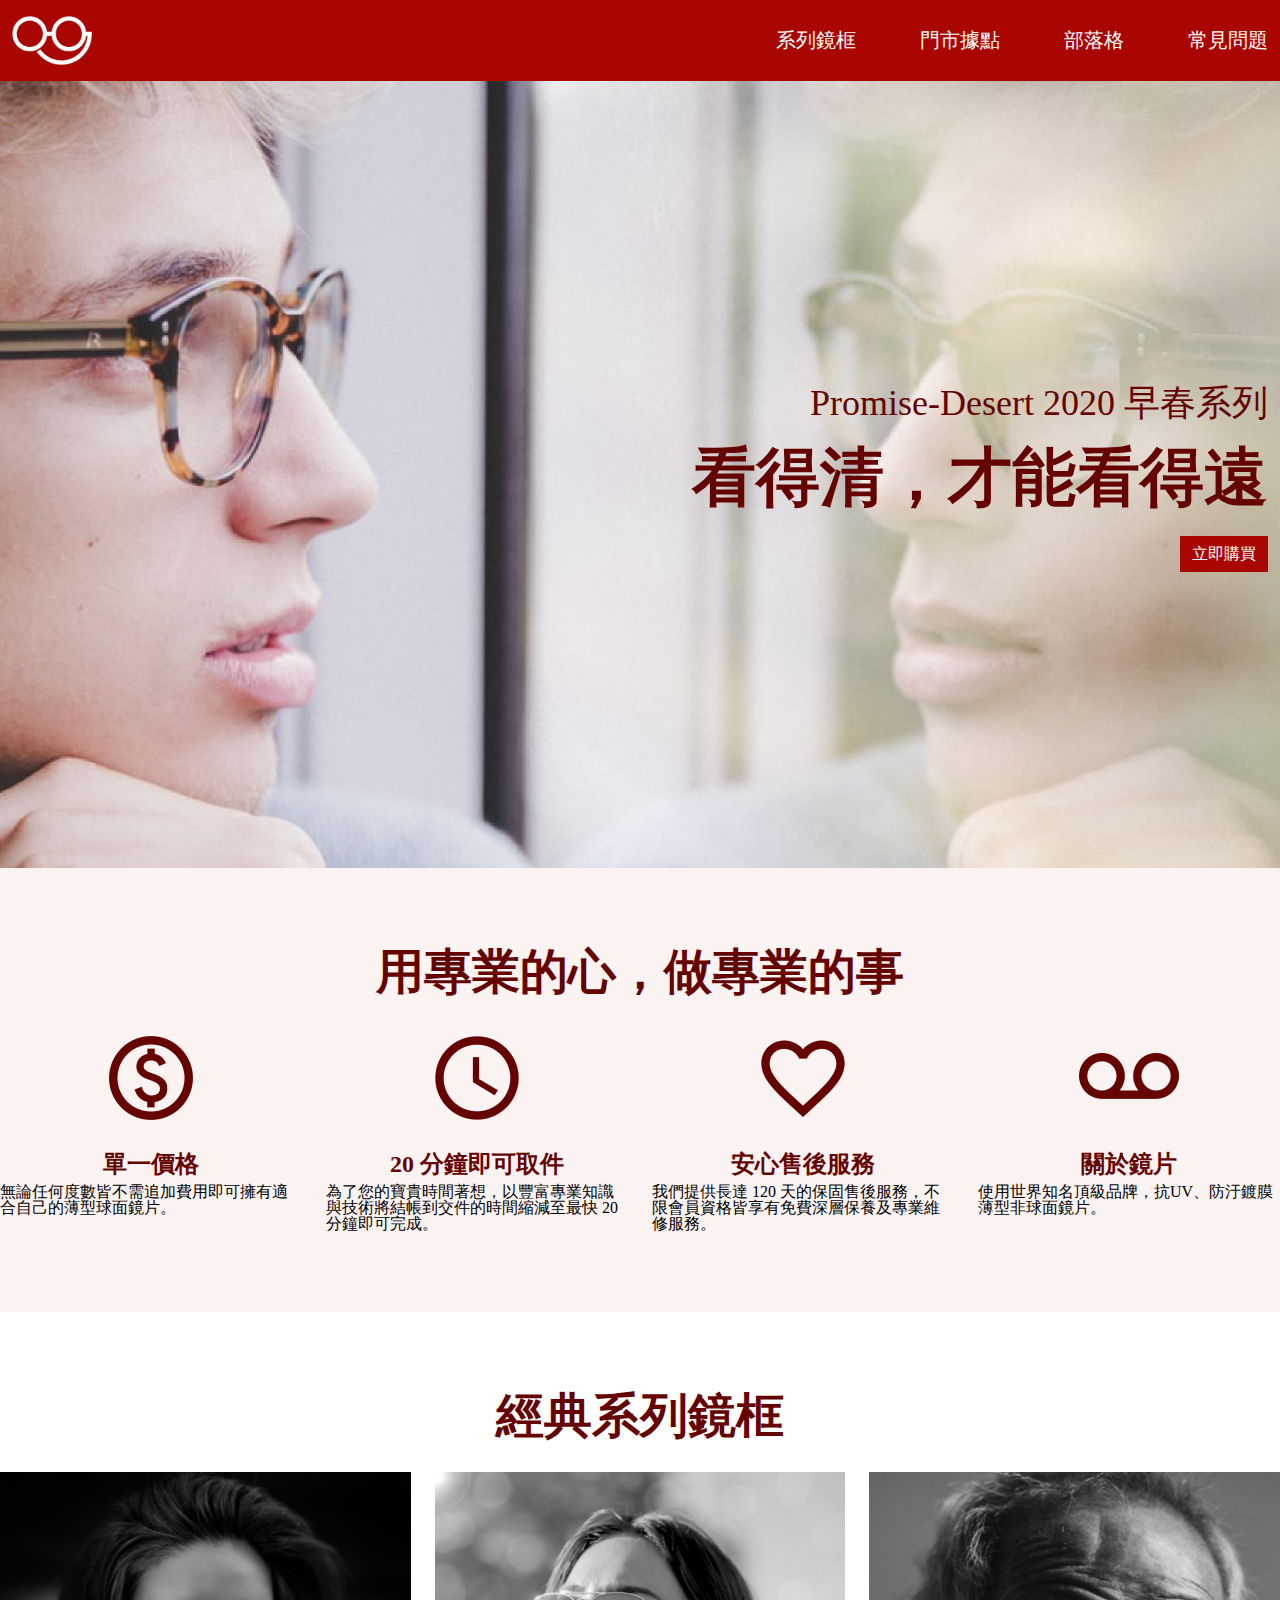
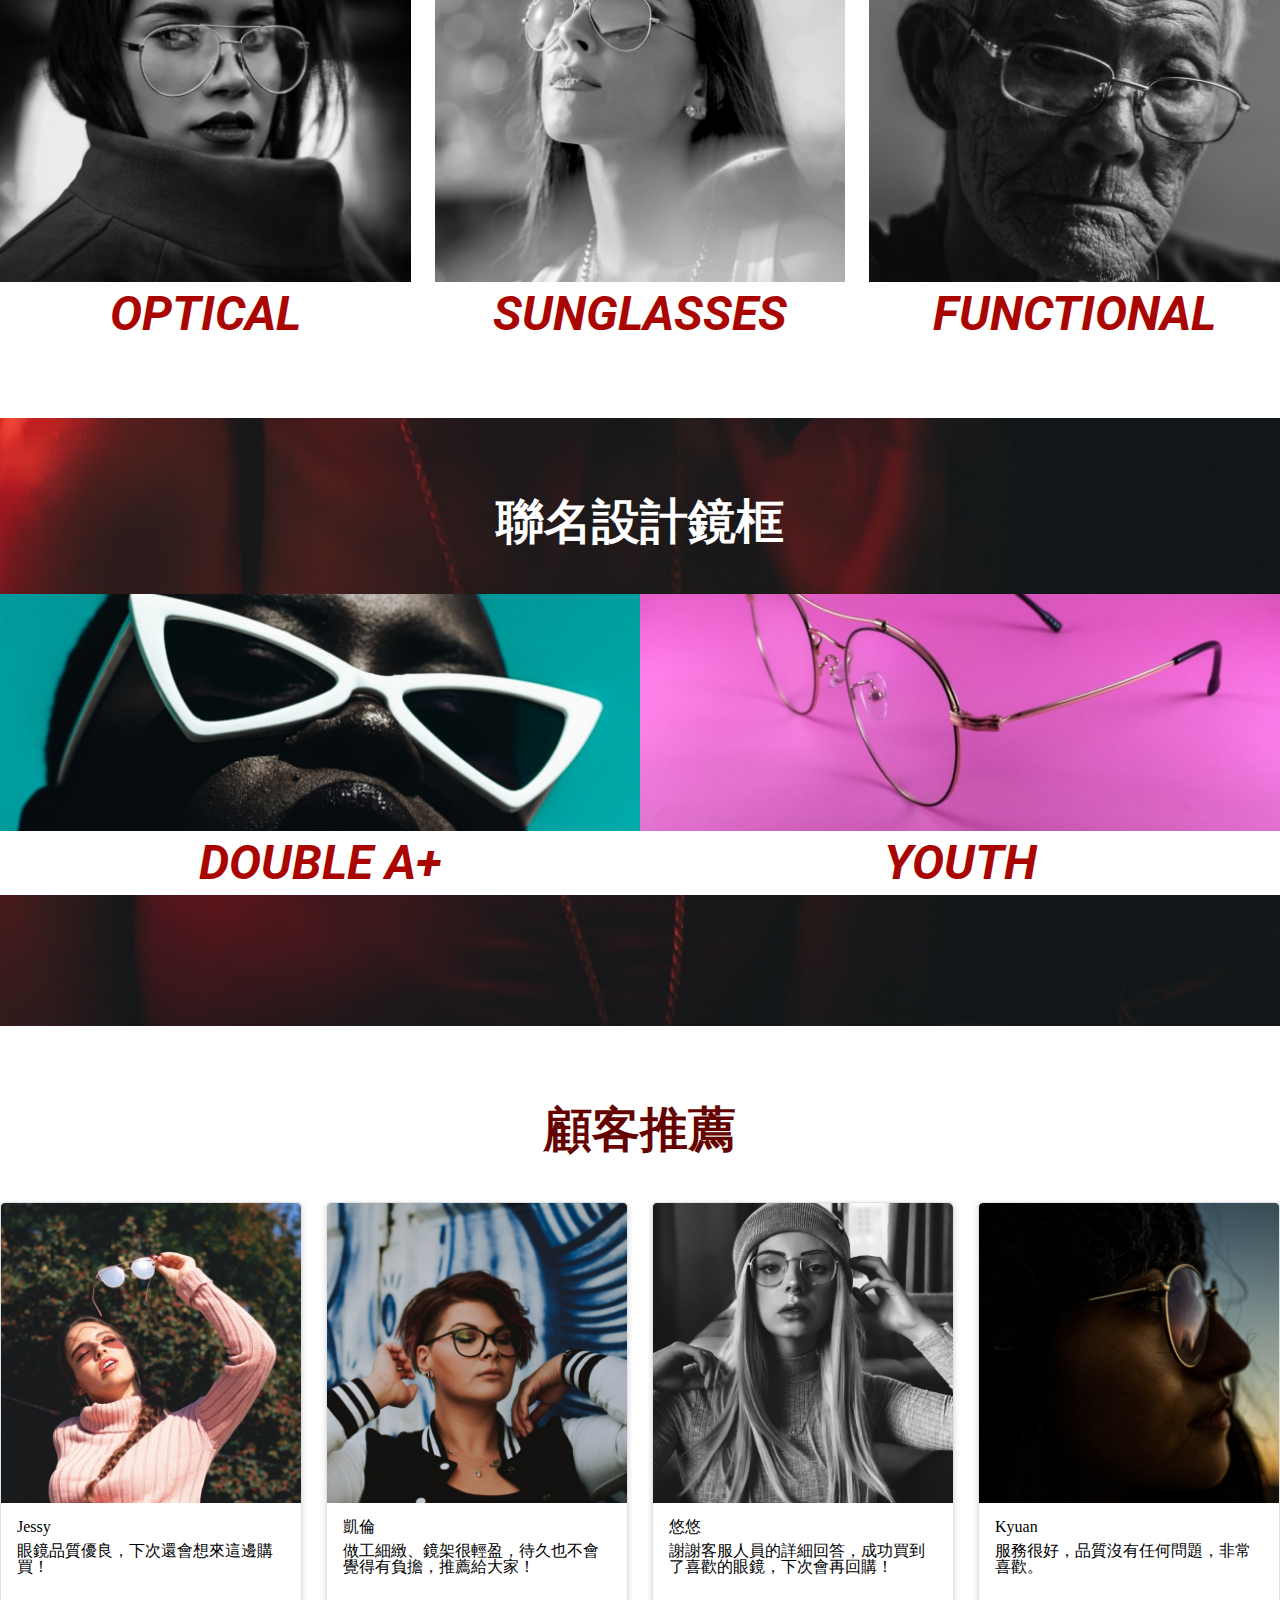
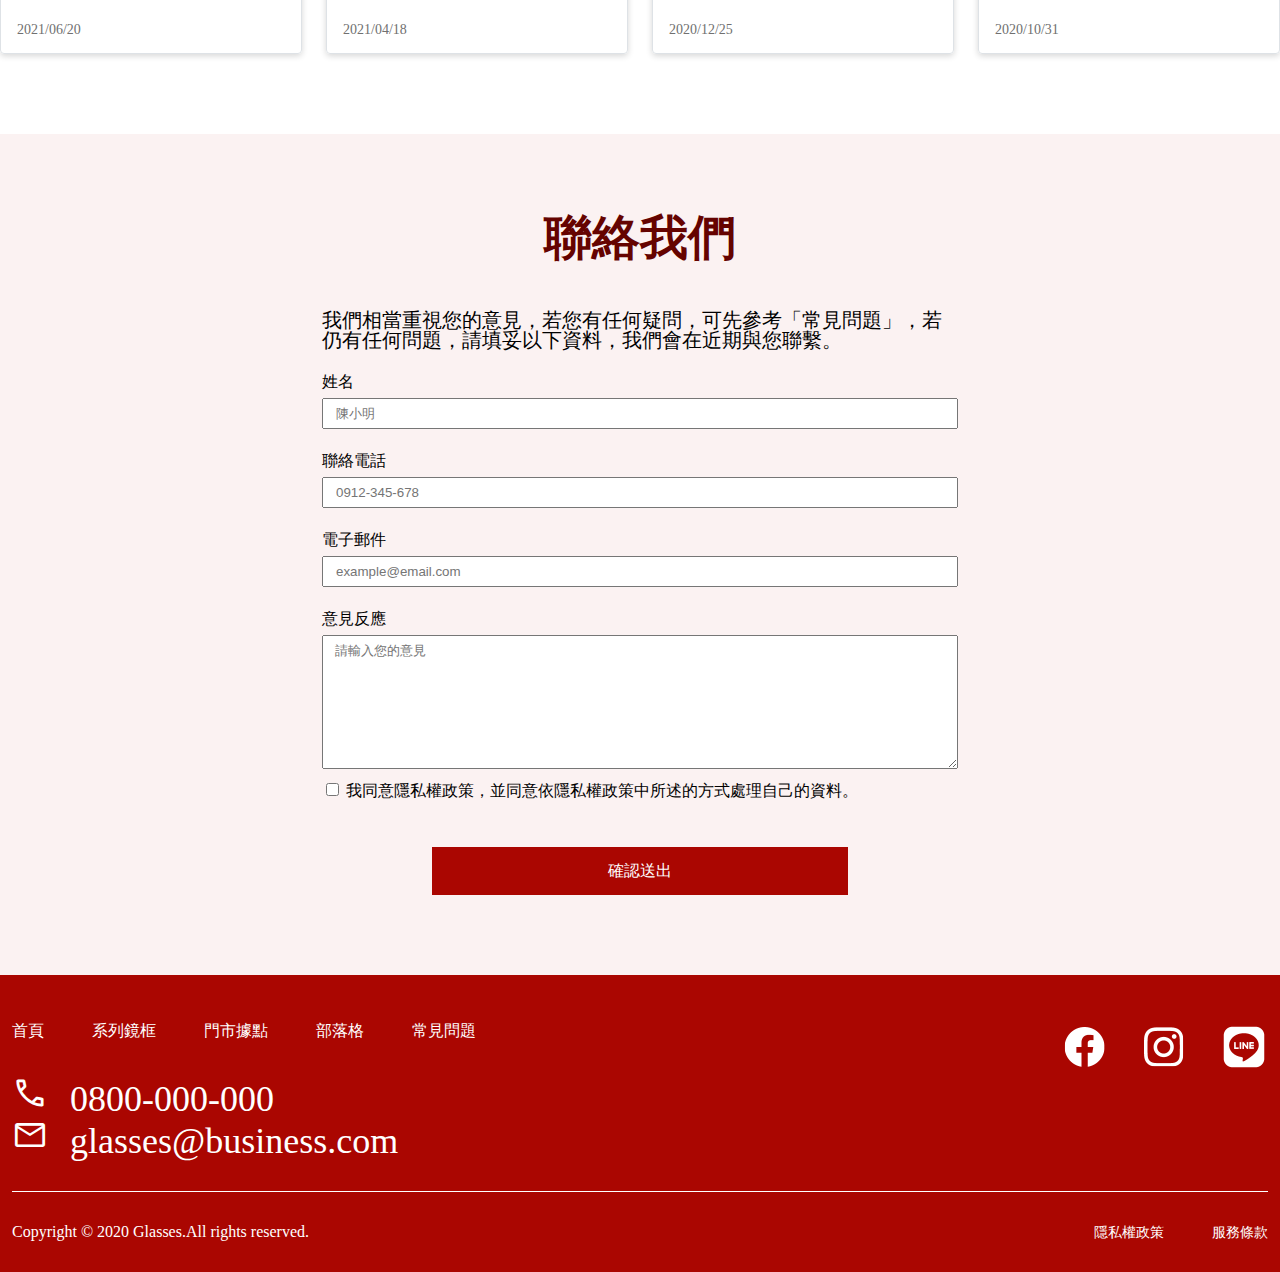
<file: index.html>
<!DOCTYPE html>
<html lang="en">

<head>
  <meta charset="UTF-8">
  <meta name="viewport" content="width=device-width, initial-scale=1.0">
  <meta http-equiv="X-UA-Compatible" content="ie=edge">
  <title>
    首頁
  </title>
  <link rel="stylesheet" href="./assets/style/all.css">
  <link rel="preconnect" href="https://fonts.googleapis.com">
  <link rel="preconnect" href="https://fonts.gstatic.com" crossorigin>
  <link href="https://fonts.googleapis.com/css2?family=Noto+Sans+TC:wght@400;700&family=Roboto:wght@900&display=swap"
    rel="stylesheet">
  <link rel="stylesheet"
    href="https://fonts.googleapis.com/css2?family=Material+Symbols+Outlined:opsz,wght,FILL,GRAD@48,400,0,0" />
</head>

<body>
  <header class="header">
    <div class="container header-container">
      <h1><a href="./index.html"><img src="assets/images/logo-white.png" alt="logo" width="80"></a></h1>
      <ul class="navbar-list">
        <li class="nav-link"><a href="#">系列鏡框</a></li>
        <li class="nav-link"><a href="#">門市據點</a></li>
        <li class="nav-link"><a href="#">部落格</a></li>
        <li class="nav-link"><a href="./question.html">常見問題</a></li>
    </div>
  </header>

  <div class="banner">
  <div class="container banner-container">
    <h2>Promise-Desert 2020 早春系列</h2>
    <h3>看得清，才能看得遠</h3>
    <a href="#">立即購買</a>
  </div>
</div>
<div class="profession">
  <div class="container profession-container">
    <h2>用專業的心，做專業的事</h2>
    <ul class="profession-list">
      <li><img src="assets/images/home-section2-1.png" alt="icon">
        <h4>單一價格</h4>
        <p>無論任何度數皆不需追加費用即可擁有適合自己的薄型球面鏡片。</p>
      </li>
      <li><img src="assets/images/home-section2-2.png" alt="icon">
        <h4>20 分鐘即可取件</h4>
        <p>為了您的寶貴時間著想，以豐富專業知識與技術將結帳到交件的時間縮減至最快 20 分鐘即可完成。</p>
      </li>
      <li><img src="assets/images/home-section2-3.png" alt="icon">
        <h4>安心售後服務</h4>
        <p>我們提供長達 120 天的保固售後服務，不限會員資格皆享有免費深層保養及專業維修服務。</p>
      </li>
      <li><img src="assets/images/home-sectioin2-4.png" alt="icon">
        <h4>關於鏡片</h4>
        <p>使用世界知名頂級品牌，抗UV、防汙鍍膜薄型非球面鏡片。</p>
      </li>
    </ul>
  </div>
</div>
<div class="classical">
  <div class="container classical-container">
    <h2>經典系列鏡框</h2>
    <ul class="classical-list">
      <li><img src="assets/images/home-section3-1.png" alt="frame">
        <h3>OPTICAL</h3>
      </li>
      <li><img src="assets/images/home-section3-2.png" alt="frame">
        <h3>SUNGLASSES</h3>
      </li>
      <li><img src="assets/images/home-section3-3.png" alt="frame">
        <h3>FUNCTIONAL</h3>
      </li>
    </ul>
  </div>
</div>
<div class="co-design">
  <div class="container co-design-container">
    <h2>聯名設計鏡框</h2>
    <ul class="co-design-list">
      <li>
        <div class="co-design-pic1"></div>
        <img src="assets/images/home-section4-1.png" alt="frame">
        <div class="co-design-text">DOUBLE A+</div>
      </li>
      <li>
        <img src="assets/images/home-section4-2.png" alt="frame">
        <div class="co-design-text">YOUTH</div>
      </li>
    </ul>
  </div>
</div>
<div class="recommend">
  <div class="container recommend-container">
    <h2>顧客推薦</h2>
    <ul class="recommend-list">
      <li>
        <img src="assets/images/home-section5-1.png" alt="recommend">
        <div class="recommend-list-text">
          <h4>Jessy</h4>
          <h5>眼鏡品質優良，下次還會想來這邊購買！</h5>
          <p>2021/06/20</p>
        </div>
      </li>
      <li>
        <img src="assets/images/home-section5-2.png" alt="recommend">
        <div class="recommend-list-text">
          <h4>凱倫</h4>
          <h5>做工細緻、鏡架很輕盈，待久也不會覺得有負擔，推薦給大家！</h5>
          <p>2021/04/18</p>
        </div>
      </li>
      <li>
        <img src="assets/images/home-section5-3.png" alt="recommend">
        <div class="recommend-list-text">
          <h4>悠悠</h4>
          <h5>謝謝客服人員的詳細回答，成功買到了喜歡的眼鏡，下次會再回購！</h5>
          <p>2020/12/25</p>
        </div>
      </li>
      <li>
        <img src="assets/images/home-section5-4.png" alt="recommend">
        <div class="recommend-list-text">
          <h4>Kyuan</h4>
          <h5>服務很好，品質沒有任何問題，非常喜歡。</h5>
          <p>2020/10/31</p>
        </div>
      </li>
    </ul>
  </div>
</div>
<div class="contact">
  <div class="contaier contact-container">
    <h2>聯絡我們</h2>
    <h3>我們相當重視您的意見，若您有任何疑問，可先參考「常見問題」，若仍有任何問題，請填妥以下資料，我們會在近期與您聯繫。</h3>
    <form class="contact-form">
      <div class="text-input">
        <p><label for="name">姓名</label></p>
        <p><input type="text" id="name" placeholder="陳小明"></p>
        <p><label for="tel">聯絡電話</label></p>
        <p><input type="tel" id="tel" placeholder="0912-345-678"></p>
        <p><label for="email">電子郵件</label></p>
        <p><input type="email" id="email" placeholder="example@email.com"></p>
        <p><label for="comments">意見反應</label></p>
        <p><textarea name="comments" rows="8" cols="20" placeholder="請輸入您的意見"></textarea></p>
      </div>
      <div class="checkbox">
        <input type="checkbox">
        <label class="check">我同意隱私權政策，並同意依隱私權政策中所述的方式處理自己的資料。</label>
      </div>
      <div class="button-send">
        <a href="#">確認送出</a>
      </div>
    </form>
  </div>
</div>

    <footer class="footer">
      <div class="container footer-container">
        <div class="contact-all">
          <div class="contact-left">
            <ul class="web-link-list">
              <li><a href="./index.html">首頁</a></li>
              <li><a href="#">系列鏡框</a></li>
              <li><a href="#">門市據點</a></li>
              <li><a href="#">部落格</a></li>
              <li><a href="./question.html">常見問題</a></li>
            </ul>
            <ul class="contact-info-list">
              <li><span class="material-symbols-outlined">
                  call
                </span><a href="tel:+0800-000-000">0800-000-000</a></li>
              <li><span class="material-symbols-outlined">
                  mail
                </span><a href="mailto:glasses@business.com">glasses@business.com</a></li>
            </ul>
          </div>
          <div class="contact-right">
            <ul class="media-list">
              <li><a href="#"><img src="assets/images/ic-social-fb.png" alt="media-icon"></a></li>
              <li><a href="#"><img src="assets/images/ic_social_ig.png" alt="media-icon"></a></li>
              <li><a href="#"><img src="assets/images/ic_social_line.png" alt="media-icon"></a></li>
            </ul>
          </div>
        </div>
        <div class="copyright-info">
          <p>Copyright © 2020 Glasses.All rights reserved.</p>
          <ul class="copyright-list">
            <li><a href="#">隱私權政策</a></li>
            <li><a href="#">服務條款</a></li>
          </ul>
        </div>
      </div>
    </footer>
    <script src="./assets/js/vendors.js"></script>
    <script src="./assets/js/all.js"></script>
</body>

</html>
</file>
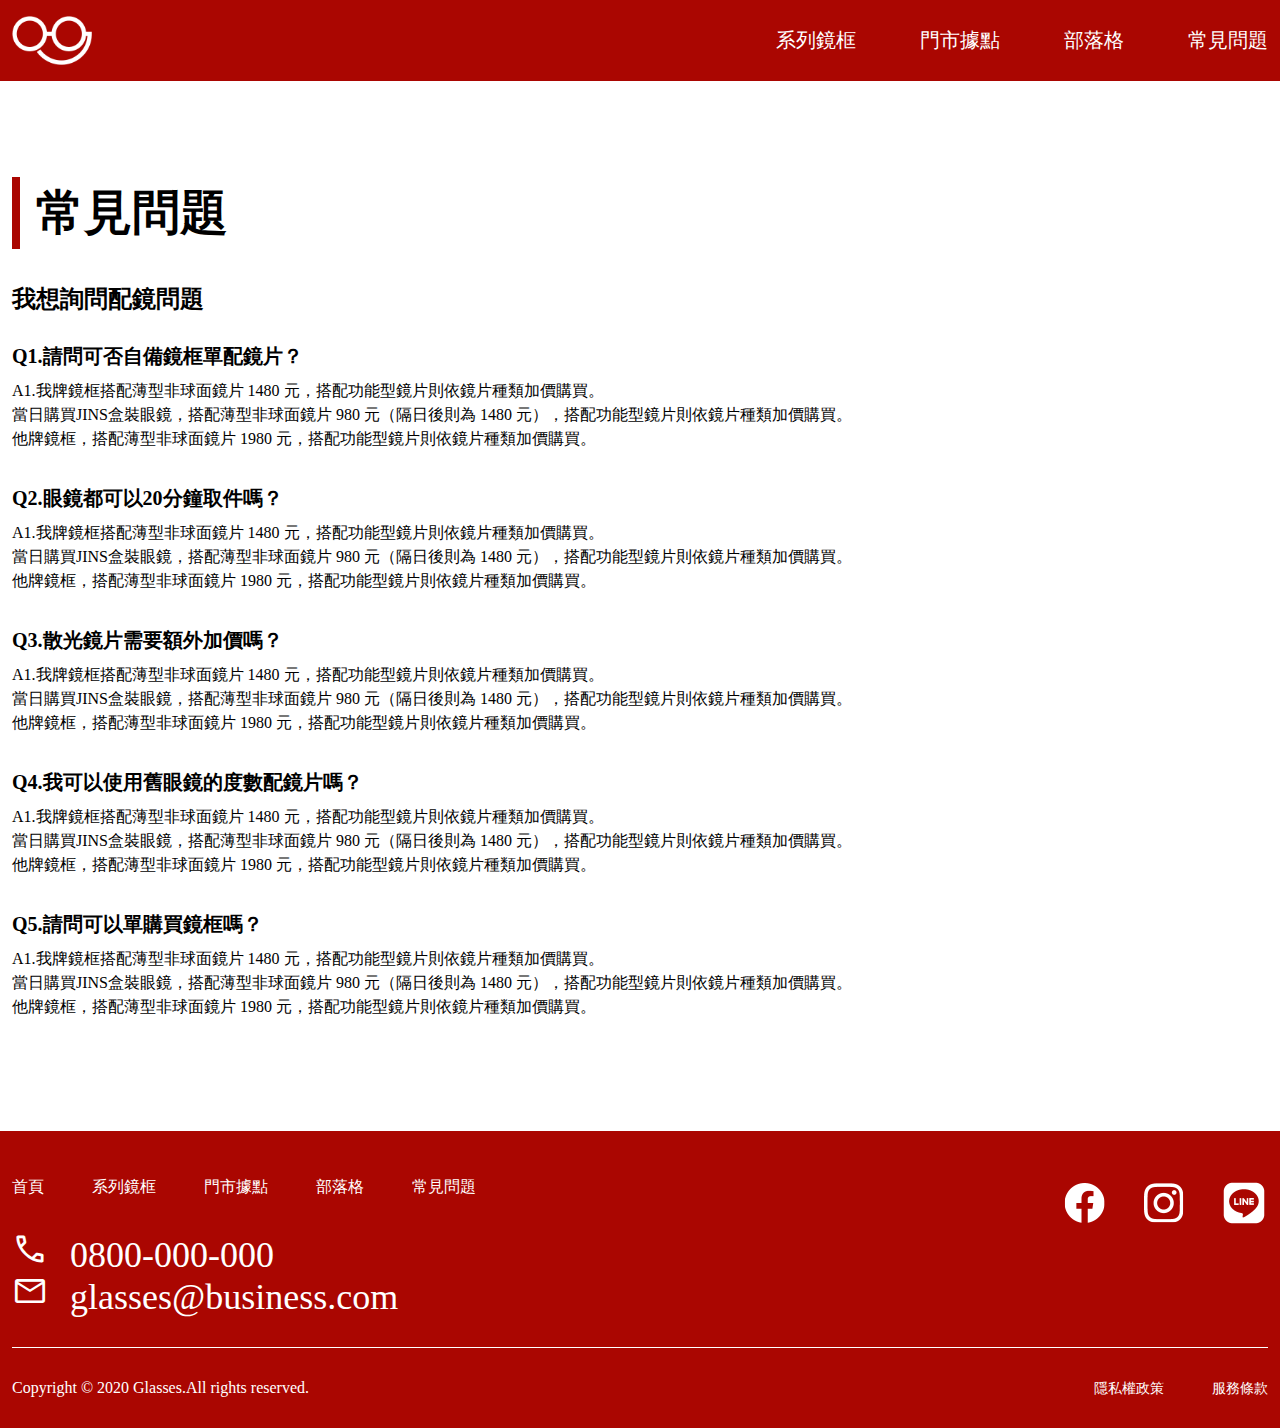
<file: question.html>
<!DOCTYPE html>
<html lang="en">

<head>
  <meta charset="UTF-8">
  <meta name="viewport" content="width=device-width, initial-scale=1.0">
  <meta http-equiv="X-UA-Compatible" content="ie=edge">
  <title>
    常見問題
  </title>
  <link rel="stylesheet" href="./assets/style/all.css">
  <link rel="preconnect" href="https://fonts.googleapis.com">
  <link rel="preconnect" href="https://fonts.gstatic.com" crossorigin>
  <link href="https://fonts.googleapis.com/css2?family=Noto+Sans+TC:wght@400;700&family=Roboto:wght@900&display=swap"
    rel="stylesheet">
  <link rel="stylesheet"
    href="https://fonts.googleapis.com/css2?family=Material+Symbols+Outlined:opsz,wght,FILL,GRAD@48,400,0,0" />
</head>

<body>
  <header class="header">
    <div class="container header-container">
      <h1><a href="./index.html"><img src="assets/images/logo-white.png" alt="logo" width="80"></a></h1>
      <ul class="navbar-list">
        <li class="nav-link"><a href="#">系列鏡框</a></li>
        <li class="nav-link"><a href="#">門市據點</a></li>
        <li class="nav-link"><a href="#">部落格</a></li>
        <li class="nav-link"><a href="./question.html">常見問題</a></li>
    </div>
  </header>

  
<div class="container question-container">
    <h2>常見問題</h2>
    <h3>我想詢問配鏡問題</h3>
    <div class="question">
        <h4>Q1.請問可否自備鏡框單配鏡片？</h4>
        <p>A1.我牌鏡框搭配薄型非球面鏡片 1480 元，搭配功能型鏡片則依鏡片種類加價購買。<br>當日購買JINS盒裝眼鏡，搭配薄型非球面鏡片 980 元（隔日後則為 1480 元），搭配功能型鏡片則依鏡片種類加價購買。
            <br>他牌鏡框，搭配薄型非球面鏡片 1980 元，搭配功能型鏡片則依鏡片種類加價購買。
        </p>
    </div>
    <div class="question">
        <h4>Q2.眼鏡都可以20分鐘取件嗎？</h4>
        <p>A1.我牌鏡框搭配薄型非球面鏡片 1480 元，搭配功能型鏡片則依鏡片種類加價購買。<br>當日購買JINS盒裝眼鏡，搭配薄型非球面鏡片 980 元（隔日後則為 1480 元），搭配功能型鏡片則依鏡片種類加價購買。
            <br>他牌鏡框，搭配薄型非球面鏡片 1980 元，搭配功能型鏡片則依鏡片種類加價購買。
        </p>
    </div>
    <div class="question">
        <h4>Q3.散光鏡片需要額外加價嗎？</h4>
        <p>A1.我牌鏡框搭配薄型非球面鏡片 1480 元，搭配功能型鏡片則依鏡片種類加價購買。<br>當日購買JINS盒裝眼鏡，搭配薄型非球面鏡片 980 元（隔日後則為 1480 元），搭配功能型鏡片則依鏡片種類加價購買。
            <br>他牌鏡框，搭配薄型非球面鏡片 1980 元，搭配功能型鏡片則依鏡片種類加價購買。
        </p>
    </div>
    <div class="question">
        <h4>Q4.我可以使用舊眼鏡的度數配鏡片嗎？</h4>
        <p>A1.我牌鏡框搭配薄型非球面鏡片 1480 元，搭配功能型鏡片則依鏡片種類加價購買。<br>當日購買JINS盒裝眼鏡，搭配薄型非球面鏡片 980 元（隔日後則為 1480 元），搭配功能型鏡片則依鏡片種類加價購買。
            <br>他牌鏡框，搭配薄型非球面鏡片 1980 元，搭配功能型鏡片則依鏡片種類加價購買。
        </p>
    </div>
    <div class="question">
        <h4>Q5.請問可以單購買鏡框嗎？</h4>
        <p>A1.我牌鏡框搭配薄型非球面鏡片 1480 元，搭配功能型鏡片則依鏡片種類加價購買。<br>當日購買JINS盒裝眼鏡，搭配薄型非球面鏡片 980 元（隔日後則為 1480 元），搭配功能型鏡片則依鏡片種類加價購買。
            <br>他牌鏡框，搭配薄型非球面鏡片 1980 元，搭配功能型鏡片則依鏡片種類加價購買。
        </p>
    </div>
</div>

    <footer class="footer">
      <div class="container footer-container">
        <div class="contact-all">
          <div class="contact-left">
            <ul class="web-link-list">
              <li><a href="./index.html">首頁</a></li>
              <li><a href="#">系列鏡框</a></li>
              <li><a href="#">門市據點</a></li>
              <li><a href="#">部落格</a></li>
              <li><a href="./question.html">常見問題</a></li>
            </ul>
            <ul class="contact-info-list">
              <li><span class="material-symbols-outlined">
                  call
                </span><a href="tel:+0800-000-000">0800-000-000</a></li>
              <li><span class="material-symbols-outlined">
                  mail
                </span><a href="mailto:glasses@business.com">glasses@business.com</a></li>
            </ul>
          </div>
          <div class="contact-right">
            <ul class="media-list">
              <li><a href="#"><img src="assets/images/ic-social-fb.png" alt="media-icon"></a></li>
              <li><a href="#"><img src="assets/images/ic_social_ig.png" alt="media-icon"></a></li>
              <li><a href="#"><img src="assets/images/ic_social_line.png" alt="media-icon"></a></li>
            </ul>
          </div>
        </div>
        <div class="copyright-info">
          <p>Copyright © 2020 Glasses.All rights reserved.</p>
          <ul class="copyright-list">
            <li><a href="#">隱私權政策</a></li>
            <li><a href="#">服務條款</a></li>
          </ul>
        </div>
      </div>
    </footer>
    <script src="./assets/js/vendors.js"></script>
    <script src="./assets/js/all.js"></script>
</body>

</html>
</file>
<file: assets/style/all.css>
*,
*:before,
*:after {
  -webkit-box-sizing: border-box;
          box-sizing: border-box; }

body {
  line-height: 1.5;
  font-family: 'Roboto', 'Noto Sans TC', sans-serif; }

a {
  text-decoration: none; }

img {
  max-width: 100%;
  height: auto;
  display: block; }

.container {
  max-width: 1320px;
  margin: 0 auto;
  padding: 0 12px; }

@media (max-width: 992px) {
  .container {
    max-width: 720px; } }

@media (max-width: 768px) {
  .container {
    max-width: 720px; } }

html,
body,
div,
span,
applet,
object,
iframe,
h1,
h2,
h3,
h4,
h5,
h6,
p,
blockquote,
pre,
a,
abbr,
acronym,
address,
big,
cite,
code,
del,
dfn,
em,
img,
ins,
kbd,
q,
s,
samp,
small,
strike,
strong,
sub,
sup,
tt,
var,
b,
u,
i,
center,
dl,
dt,
dd,
ol,
ul,
li,
fieldset,
form,
label,
legend,
table,
caption,
tbody,
tfoot,
thead,
tr,
th,
td,
article,
aside,
canvas,
details,
embed,
figure,
figcaption,
footer,
header,
hgroup,
menu,
nav,
output,
ruby,
section,
summary,
time,
mark,
audio,
video {
  margin: 0;
  padding: 0;
  border: 0;
  font-size: 100%;
  font: inherit;
  vertical-align: baseline; }

/* HTML5 display-role reset for older browsers */
article,
aside,
details,
figcaption,
figure,
footer,
header,
hgroup,
menu,
nav,
section {
  display: block; }

body {
  line-height: 1; }

ol,
ul {
  list-style: none; }

blockquote,
q {
  quotes: none; }

blockquote:before,
blockquote:after,
q:before,
q:after {
  content: '';
  content: none; }

table {
  border-collapse: collapse;
  border-spacing: 0; }

.header,
.footer {
  background: #AA0601; }

/*header*/
.header-container {
  display: -webkit-box;
  display: -ms-flexbox;
  display: flex;
  -webkit-box-pack: justify;
      -ms-flex-pack: justify;
          justify-content: space-between;
  -webkit-box-align: center;
      -ms-flex-align: center;
          align-items: center;
  padding: 16px 12px; }
  .header-container img {
    width: 80px; }

@media (max-width: 992px) {
  .header-container {
    padding: auto 24px; } }

.navbar-list {
  display: -webkit-box;
  display: -ms-flexbox;
  display: flex;
  gap: 64px; }
  .navbar-list a {
    color: #fff;
    font-size: 20px; }
  .navbar-list a:hover {
    text-decoration: underline; }

@media (max-width: 768px) {
  .header-container {
    -webkit-box-orient: vertical;
    -webkit-box-direction: normal;
        -ms-flex-direction: column;
            flex-direction: column;
    padding: 16px 0 0 0; }
    .header-container img {
      padding-bottom: 16px; }
  .navbar-list {
    -ms-flex-wrap: wrap;
        flex-wrap: wrap;
    width: 100%;
    text-align: center;
    gap: 0; }
    .navbar-list .nav-link {
      width: 50%;
      border: 1px solid #fff;
      padding: 12px 0; }
      .navbar-list .nav-link a {
        text-align: center; } }

/*footer*/
.footer-container {
  padding-top: 48px;
  padding-bottom: 32px; }

@media (max-width: 768px) {
  .footer-container {
    padding-top: 24px;
    padding-bottom: 24px; } }

.contact-all {
  display: -webkit-box;
  display: -ms-flexbox;
  display: flex;
  -webkit-box-pack: justify;
      -ms-flex-pack: justify;
          justify-content: space-between;
  -webkit-box-align: start;
      -ms-flex-align: start;
          align-items: flex-start;
  padding-bottom: 32px; }

.web-link-list {
  display: -webkit-box;
  display: -ms-flexbox;
  display: flex;
  gap: 48px;
  padding-bottom: 36px; }
  .web-link-list a {
    color: #fff;
    font-size: 16px; }
  .web-link-list a:hover {
    text-decoration: underline; }

@media (max-width: 768px) {
  .contact-all {
    padding-bottom: 24px; }
  .web-link-list {
    display: none; } }

.contact-info-list span {
  color: #fff;
  font-size: 36px;
  padding-right: 22px; }

.contact-info-list a {
  color: #fff;
  font-size: 36px; }

@media (max-width: 768px) {
  .contact-info-list span {
    font-size: 18px;
    padding-right: 10px; }
  .contact-info-list a {
    font-size: 16px; } }

.media-list {
  display: -webkit-box;
  display: -ms-flexbox;
  display: flex;
  gap: 32px; }
  .media-list img {
    width: 48px;
    height: 48px; }

@media (max-width: 992px) {
  .media-list {
    gap: 16px; }
    .media-list img {
      width: 24px;
      height: 24px; } }

.copyright-info {
  display: -webkit-box;
  display: -ms-flexbox;
  display: flex;
  -webkit-box-pack: justify;
      -ms-flex-pack: justify;
          justify-content: space-between;
  -webkit-box-align: center;
      -ms-flex-align: center;
          align-items: center;
  padding-top: 32px;
  border-top: 1px solid #fff; }
  .copyright-info p {
    color: #fff;
    font-size: 16px; }
  .copyright-info .copyright-list {
    display: -webkit-box;
    display: -ms-flexbox;
    display: flex;
    gap: 48px; }
  .copyright-info .copyright-list a {
    color: #fff;
    font-size: 14px; }
  .copyright-info .copyright-list a:hover {
    text-decoration: underline; }

@media (max-width: 768px) {
  .copyright-info {
    padding-top: 16px;
    -webkit-box-orient: vertical;
    -webkit-box-direction: normal;
        -ms-flex-direction: column;
            flex-direction: column;
    -webkit-box-align: start;
        -ms-flex-align: start;
            align-items: flex-start; }
    .copyright-info p {
      margin-bottom: 8px; }
    .copyright-info .copyright-list {
      -webkit-box-orient: vertical;
      -webkit-box-direction: normal;
          -ms-flex-direction: column;
              flex-direction: column;
      gap: 8px; }
      .copyright-info .copyright-list a {
        font-size: 16px; } }

/*banner*/
.banner {
  background-image: url("../images/home-header.png");
  height: 787px;
  background-position: center;
  background-size: cover;
  background-repeat: no-repeat; }

.banner-container {
  line-height: 1.5;
  display: -webkit-box;
  display: -ms-flexbox;
  display: flex;
  height: 100%;
  -webkit-box-orient: vertical;
  -webkit-box-direction: normal;
      -ms-flex-direction: column;
          flex-direction: column;
  -webkit-box-align: end;
      -ms-flex-align: end;
          align-items: flex-end;
  -webkit-box-pack: center;
      -ms-flex-pack: center;
          justify-content: center; }
  .banner-container h2 {
    color: #650300;
    font-size: 36px; }
  .banner-container h3 {
    color: #650300;
    font-size: 64px;
    font-weight: bold;
    padding-bottom: 10px; }
  .banner-container a {
    background: #AA0601;
    color: #fff;
    padding: 6px 12px; }
  .banner-container a:hover {
    background: #fff;
    color: #AA0601;
    -webkit-transition: .5s;
    -o-transition: .5s;
    transition: .5s; }

@media (max-width: 768px) {
  .banner {
    height: 396px; }
  .banner-container h2 {
    font-size: 20px; }
  .banner-container h3 {
    font-size: 24px; }
  .banner-container a {
    font-size: 20px; } }

/*professsion*/
.profession {
  background: #FBF2F2; }

.profession-container {
  padding: 80px 0; }
  .profession-container h2 {
    color: #650300;
    font-size: 48px;
    font-weight: bold;
    padding-bottom: 32px;
    text-align: center; }

.profession-list {
  display: -webkit-box;
  display: -ms-flexbox;
  display: flex;
  width: 100%;
  gap: 24px; }
  .profession-list li {
    width: 25%;
    display: -webkit-box;
    display: -ms-flexbox;
    display: flex;
    -webkit-box-orient: vertical;
    -webkit-box-direction: normal;
        -ms-flex-direction: column;
            flex-direction: column;
    -webkit-box-align: center;
        -ms-flex-align: center;
            align-items: center; }
    .profession-list li img {
      width: 100px;
      height: 100px;
      margin-bottom: 24px; }
    .profession-list li h4 {
      color: #650300;
      font-size: 24px;
      font-weight: bold;
      margin-bottom: 8px; }
    .profession-list li p {
      color: #000;
      font-size: 16px; }

@media (max-width: 992px) {
  .profession-list {
    -ms-flex-wrap: wrap;
        flex-wrap: wrap; }
  .profession-list li {
    width: 48%; } }

@media (max-width: 768px) {
  .profession-list {
    -webkit-box-pack: center;
        -ms-flex-pack: center;
            justify-content: center; }
    .profession-list li {
      width: 85%; } }

/*classical*/
.classical-container {
  padding: 80px 0; }
  .classical-container h2 {
    color: #650300;
    font-size: 48px;
    font-weight: bold;
    padding-bottom: 32px;
    text-align: center; }

.classical-list {
  display: -webkit-box;
  display: -ms-flexbox;
  display: flex;
  width: 100%;
  gap: 24px; }
  .classical-list li {
    width: 33.3%; }
    .classical-list li img {
      margin-bottom: 8px; }
    .classical-list li h3 {
      color: #AA0601;
      font-size: 48px;
      font-weight: 700;
      font-family: 'Roboto';
      font-style: italic;
      text-align: center; }

@media (max-width: 992px) {
  .classical-list {
    -ms-flex-wrap: wrap;
        flex-wrap: wrap;
    -webkit-box-pack: center;
        -ms-flex-pack: center;
            justify-content: center; }
    .classical-list li {
      width: 66.6%; } }

/*co-design*/
.co-design {
  background: url("../images/index-bg.png");
  height: 608px;
  background-position: center;
  background-size: cover;
  background-repeat: no-repeat; }

.co-design-container {
  padding: 80px 0; }
  .co-design-container h2 {
    color: #fff;
    font-size: 48px;
    font-weight: bold;
    padding-bottom: 48px;
    text-align: center; }

.co-design-list {
  width: 100%;
  display: -webkit-box;
  display: -ms-flexbox;
  display: flex;
  -webkit-box-pack: center;
      -ms-flex-pack: center;
          justify-content: center; }
  .co-design-list li {
    width: 50%; }
  .co-design-list .co-design-text {
    color: #AA0601;
    font-size: 48px;
    font-weight: 700;
    font-family: 'Roboto';
    font-style: italic;
    text-align: center;
    background: #fff;
    padding-top: 8px;
    padding-bottom: 8px; }

@media (max-width: 992px) {
  .co-design {
    height: 960px; }
  .co-design-list {
    -ms-flex-wrap: wrap;
        flex-wrap: wrap;
    gap: 24px; }
    .co-design-list li {
      width: 100%; } }

/*recommend*/
.recommend-container {
  padding: 80px 0; }
  .recommend-container h2 {
    color: #650300;
    font-size: 48px;
    font-weight: bold;
    padding-bottom: 48px;
    text-align: center; }

.recommend-list {
  display: -webkit-box;
  display: -ms-flexbox;
  display: flex;
  width: 100%;
  gap: 24px; }
  .recommend-list li {
    border: 1px solid #DEE2E6;
    border-radius: 4px;
    -webkit-box-shadow: 0px 2px 6px #00000029;
            box-shadow: 0px 2px 6px #00000029; }

.recommend-list-text {
  padding: 16px; }
  .recommend-list-text h4 {
    font-size: 16px;
    padding-bottom: 8px; }
  .recommend-list-text h5 {
    font-size: 16px;
    padding-bottom: 48px; }
  .recommend-list-text p {
    font-size: 14px;
    color: #707070; }

@media (max-width: 992px) {
  .recommend-list {
    -ms-flex-wrap: wrap;
        flex-wrap: wrap; }
    .recommend-list li {
      width: 48%; } }

@media (max-width: 768px) {
  .recommend-list {
    -webkit-box-pack: center;
        -ms-flex-pack: center;
            justify-content: center; }
    .recommend-list li {
      width: 85%; } }

/*contact*/
.contact {
  background: #FBF2F2;
  display: -webkit-box;
  display: -ms-flexbox;
  display: flex;
  -webkit-box-orient: vertical;
  -webkit-box-direction: normal;
      -ms-flex-direction: column;
          flex-direction: column;
  -webkit-box-align: center;
      -ms-flex-align: center;
          align-items: center; }

.contact-container {
  padding: 80px 0;
  max-width: 636px; }
  .contact-container h2 {
    color: #650300;
    font-size: 48px;
    font-weight: bold;
    margin-bottom: 48px;
    text-align: center; }
  .contact-container h3 {
    font-size: 20px;
    margin-bottom: 24px; }

.text-input p {
  font-size: 16px;
  margin-bottom: 8px; }

.text-input input {
  width: 100%;
  padding: 6px 12px;
  margin-bottom: 16px; }

.text-input textarea {
  width: 100%;
  padding: 6px 12px; }

.checkbox {
  margin-bottom: 48px; }

.button-send {
  display: -webkit-box;
  display: -ms-flexbox;
  display: flex;
  -webkit-box-pack: center;
      -ms-flex-pack: center;
          justify-content: center; }
  .button-send a {
    color: #fff;
    font-size: 16px;
    background: #AA0601;
    padding: 16px 176px; }

.question-container {
  padding-top: 96px;
  padding-bottom: 80px;
  line-height: 1.5; }
  .question-container h2 {
    font-size: 48px;
    font-weight: bold;
    padding-left: 16px;
    border-left: 8px solid #AA0601;
    margin-bottom: 32px; }
  .question-container h3 {
    font-size: 24px;
    font-weight: bold;
    margin-bottom: 24px; }
  .question-container h4 {
    font-size: 20px;
    font-weight: bold;
    margin-bottom: 8px; }
  .question-container p {
    font-size: 16px;
    max-width: 856px; }

@media (max-width: 992px) {
  .question-container {
    padding-top: 80px; }
    .question-container p {
      max-width: 100%; } }

@media (max-width: 768px) {
  .question-container {
    padding-top: 40px;
    padding-bottom: 64px; }
    .question-container h2 {
      font-size: 24px;
      margin-bottom: 24px; } }

.question {
  margin-bottom: 32px; }

@media (max-width: 768px) {
  .question {
    margin-bottom: 24px; } }

/*# sourceMappingURL=all.css.map */
</file>
